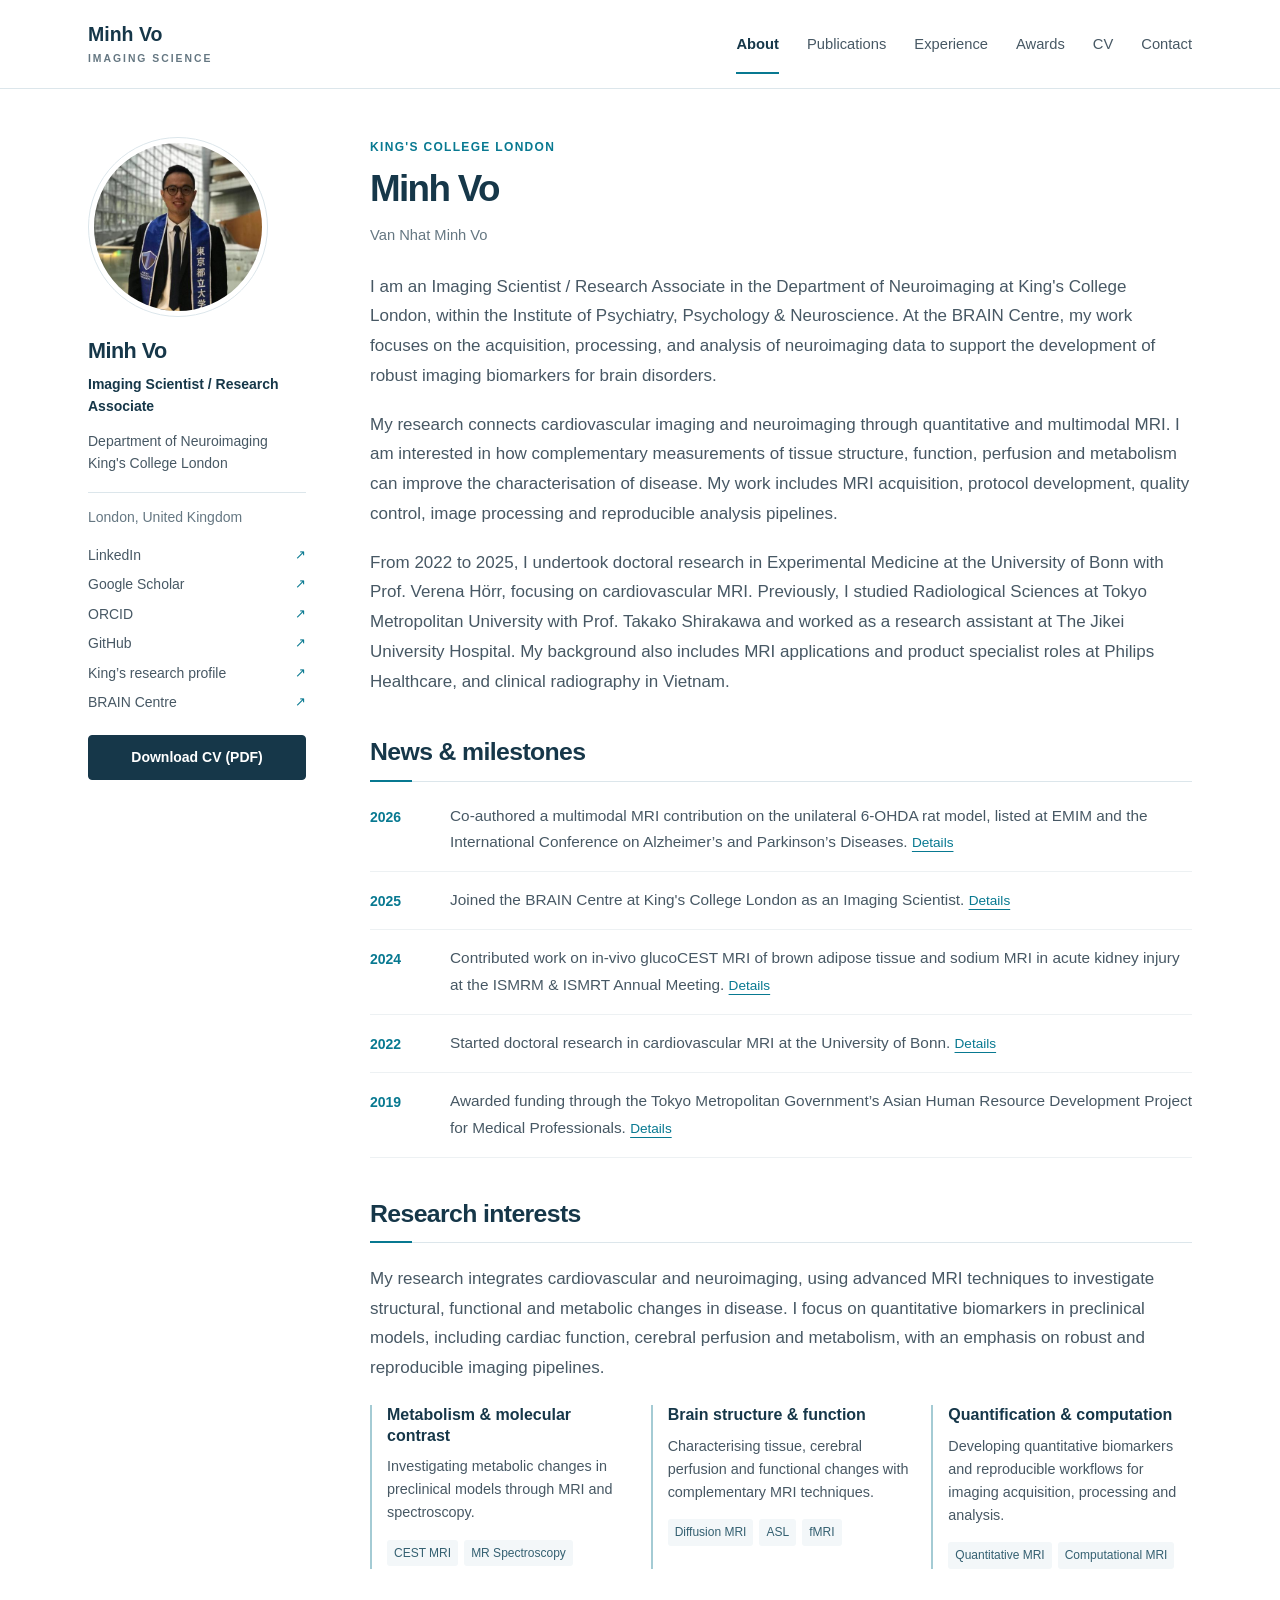
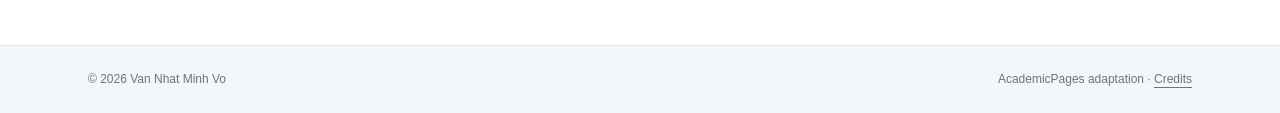
<file: index.html>
<!doctype html><html lang="en"><head><meta charset="utf-8"><meta name="viewport" content="width=device-width,initial-scale=1"><title>About · Minh Vo</title><meta name="description" content="Imaging scientist specialising in preclinical, quantitative and multimodal MRI."><meta name="author" content="Van Nhat Minh Vo"><meta name="theme-color" content="#163749"><link rel="icon" href="assets/favicon.svg"><link rel="stylesheet" href="assets/site.css"><script src="assets/site.js" defer></script></head><body><a class="skip-link" href="#main">Skip to content</a><header class="masthead"><div class="masthead__inner-wrap"><a class="wordmark" href="index.html">Minh Vo<span>IMAGING SCIENCE</span></a><button class="menu-toggle" type="button" aria-expanded="false" aria-controls="site-nav">Menu <span aria-hidden="true">☰</span></button><nav id="site-nav" aria-label="Main navigation"><ul><li><a href="index.html" aria-current="page">About</a></li><li><a href="publications.html">Publications</a></li><li><a href="activities.html">Experience</a></li><li><a href="awards.html">Awards</a></li><li><a href="cv.html">CV</a></li><li><a href="contact.html">Contact</a></li></ul></nav></div></header><div class="page-shell"><aside class="sidebar" aria-label="Academic profile"><div class="author__avatar"><a href="index.html"><img src="assets/portrait.jpg" alt="Van Nhat Minh Vo" width="180" height="180" fetchpriority="high"></a></div><div class="author__content"><h2>Minh Vo</h2><p class="author-role">Imaging Scientist / Research Associate</p><p>Department of Neuroimaging<br>King&#39;s College London</p><p class="location">London, United Kingdom</p></div><div class="author__urls-wrapper"><ul class="author__urls"><li><a href="https://uk.linkedin.com/in/minh-vo-778323120" class="">LinkedIn</a><span aria-hidden="true">↗</span></li><li><a href="https://scholar.google.com/citations?user=ImwA5u0AAAAJ&amp;hl=vi" class="">Google Scholar</a><span aria-hidden="true">↗</span></li><li><a href="https://orcid.org/0000-0003-3306-5006" class="">ORCID</a><span aria-hidden="true">↗</span></li><li><a href="https://github.com/MinhVo89" class="">GitHub</a><span aria-hidden="true">↗</span></li><li><a href="https://kclpure.kcl.ac.uk/portal/en/persons/minh.vo" class="">King’s research profile</a><span aria-hidden="true">↗</span></li><li><a href="https://brain-imaging.org/people/" class="">BRAIN Centre</a><span aria-hidden="true">↗</span></li></ul></div><a href="assets/Van-Nhat-Minh-Vo-CV-2026.pdf" class="button cv-button" download>Download CV (PDF)</a></aside><main id="main"><div class="page-heading"><p class="eyebrow">King&#39;s College London</p><h1>Minh Vo</h1><p class="page-subtitle">Van Nhat Minh Vo</p></div><div class="biography"><p>I am an Imaging Scientist / Research Associate in the Department of Neuroimaging at King&#39;s College London, within the Institute of Psychiatry, Psychology &amp; Neuroscience. At the BRAIN Centre, my work focuses on the acquisition, processing, and analysis of neuroimaging data to support the development of robust imaging biomarkers for brain disorders.</p><p>My research connects cardiovascular imaging and neuroimaging through quantitative and multimodal MRI. I am interested in how complementary measurements of tissue structure, function, perfusion and metabolism can improve the characterisation of disease. My work includes MRI acquisition, protocol development, quality control, image processing and reproducible analysis pipelines.</p><p>From 2022 to 2025, I undertook doctoral research in Experimental Medicine at the University of Bonn with Prof. Verena Hörr, focusing on cardiovascular MRI. Previously, I studied Radiological Sciences at Tokyo Metropolitan University with Prof. Takako Shirakawa and worked as a research assistant at The Jikei University Hospital. My background also includes MRI applications and product specialist roles at Philips Healthcare, and clinical radiography in Vietnam.</p></div><section id="news"><h2 class="section-title">News & milestones</h2><div class="news-list"><article class="news-item"><time>2026</time><p>Co-authored a multimodal MRI contribution on the unilateral 6-OHDA rat model, listed at EMIM and the International Conference on Alzheimer’s and Parkinson’s Diseases. <a href="publications.html#conferences" class="inline-detail">Details</a></p></article><article class="news-item"><time>2025</time><p>Joined the BRAIN Centre at King&#39;s College London as an Imaging Scientist. <a href="activities.html" class="inline-detail">Details</a></p></article><article class="news-item"><time>2024</time><p>Contributed work on in-vivo glucoCEST MRI of brown adipose tissue and sodium MRI in acute kidney injury at the ISMRM &amp; ISMRT Annual Meeting. <a href="publications.html#conferences" class="inline-detail">Details</a></p></article><article class="news-item"><time>2022</time><p>Started doctoral research in cardiovascular MRI at the University of Bonn. <a href="activities.html#education" class="inline-detail">Details</a></p></article><article class="news-item"><time>2019</time><p>Awarded funding through the Tokyo Metropolitan Government’s Asian Human Resource Development Project for Medical Professionals. <a href="awards.html" class="inline-detail">Details</a></p></article></div></section><section id="research"><h2 class="section-title">Research interests</h2><p>My research integrates cardiovascular and neuroimaging, using advanced MRI techniques to investigate structural, functional and metabolic changes in disease. I focus on quantitative biomarkers in preclinical models, including cardiac function, cerebral perfusion and metabolism, with an emphasis on robust and reproducible imaging pipelines.</p><div class="research-grid"><article class="research-item"><h3>Metabolism &amp; molecular contrast</h3><p>Investigating metabolic changes in preclinical models through MRI and spectroscopy.</p><ul class="tags"><li>CEST MRI</li><li>MR Spectroscopy</li></ul></article><article class="research-item"><h3>Brain structure &amp; function</h3><p>Characterising tissue, cerebral perfusion and functional changes with complementary MRI techniques.</p><ul class="tags"><li>Diffusion MRI</li><li>ASL</li><li>fMRI</li></ul></article><article class="research-item"><h3>Quantification &amp; computation</h3><p>Developing quantitative biomarkers and reproducible workflows for imaging acquisition, processing and analysis.</p><ul class="tags"><li>Quantitative MRI</li><li>Computational MRI</li></ul></article></div></section></main></div><footer><div><span>© 2026 Van Nhat Minh Vo</span><span>AcademicPages adaptation · <a href="credits.html">Credits</a></span></div></footer></body></html>
</file>
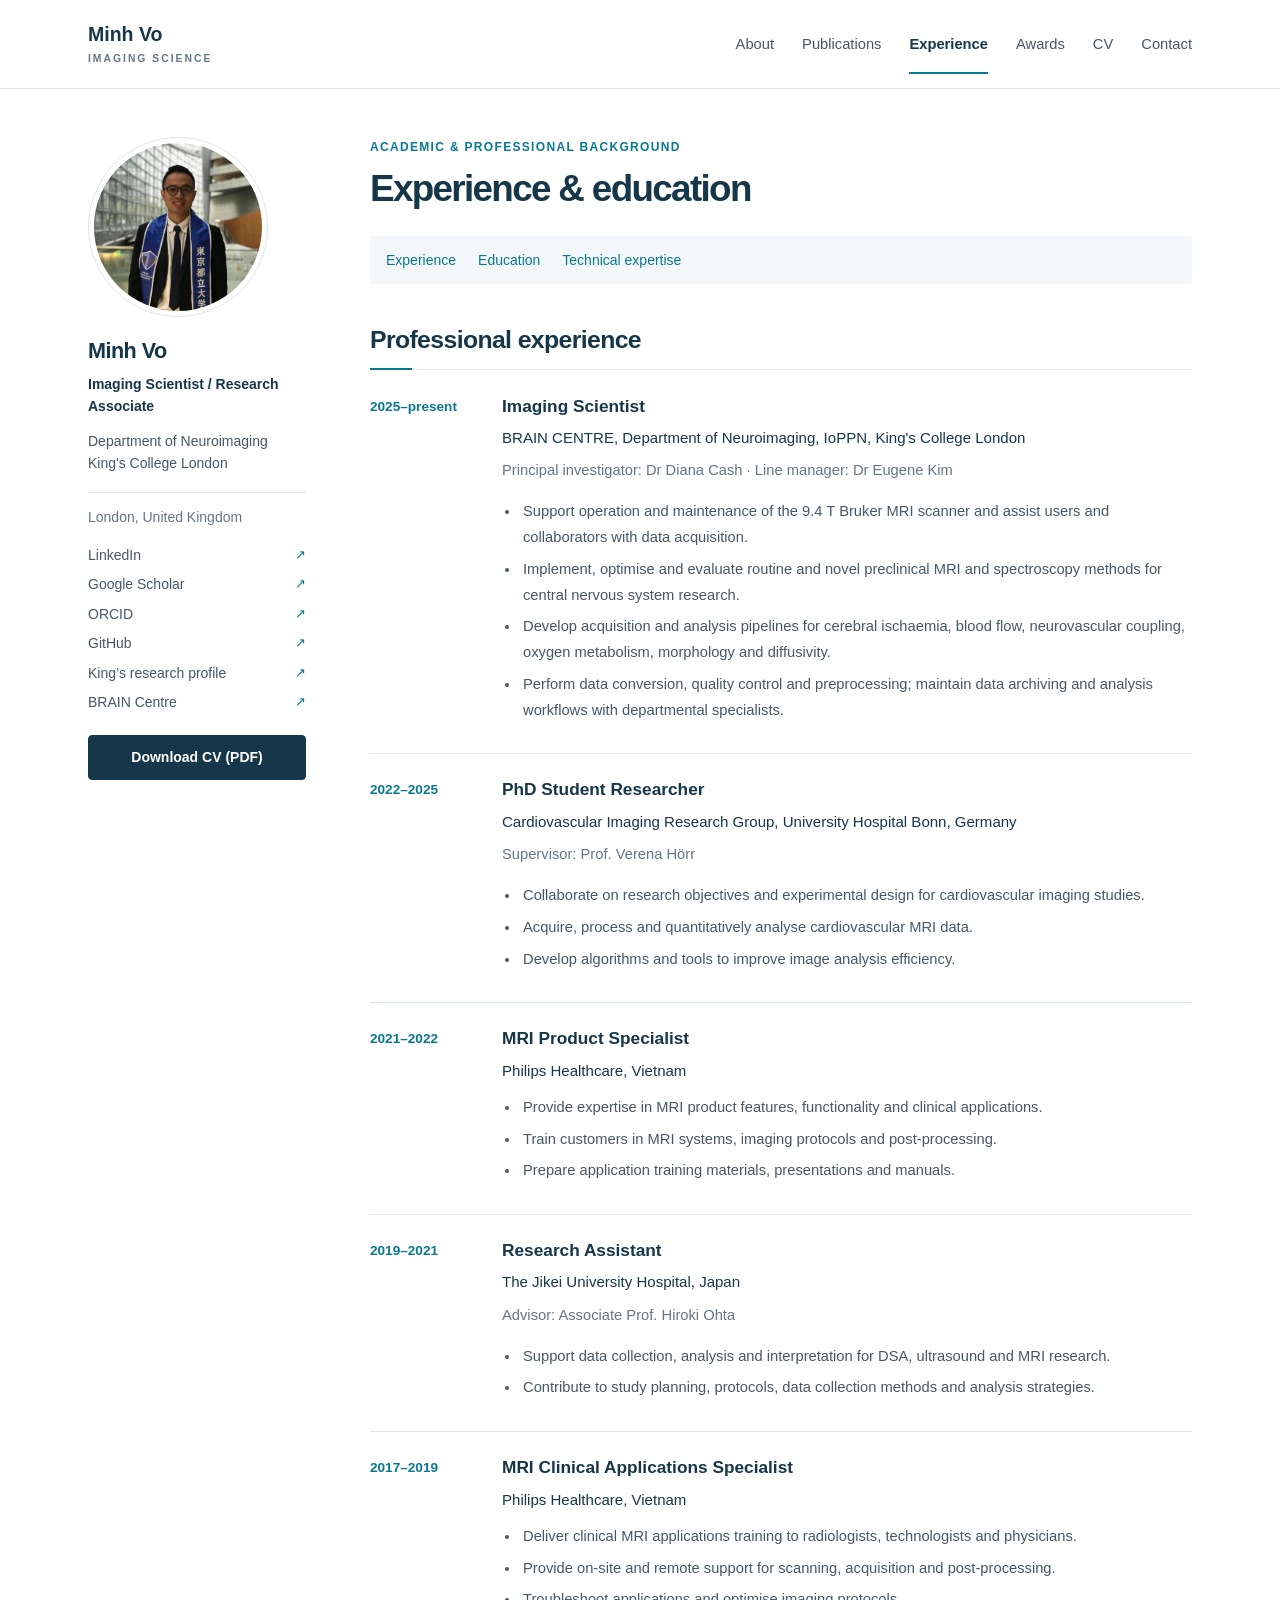
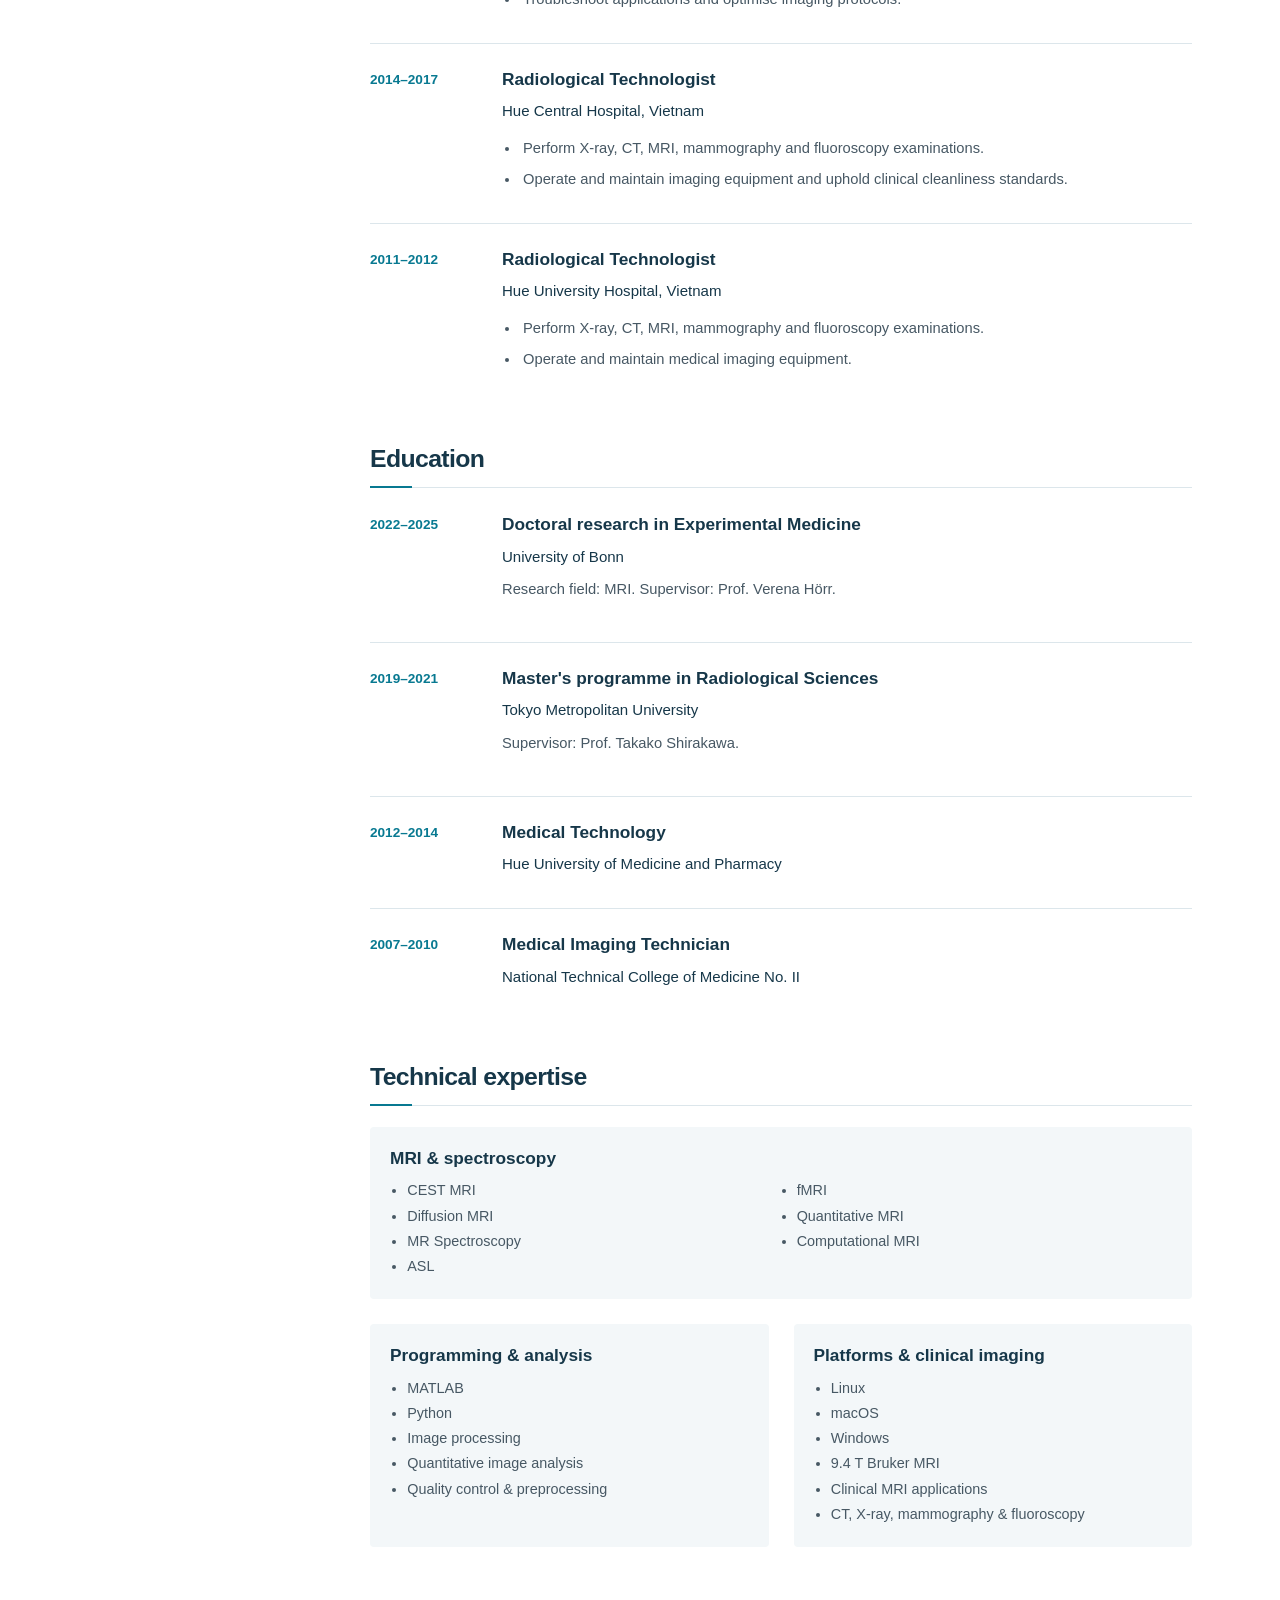
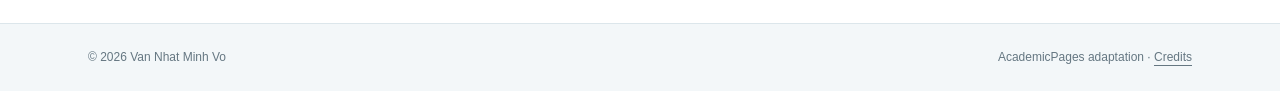
<file: activities.html>
<!doctype html><html lang="en"><head><meta charset="utf-8"><meta name="viewport" content="width=device-width,initial-scale=1"><title>Experience · Minh Vo</title><meta name="description" content="Imaging scientist specialising in preclinical, quantitative and multimodal MRI."><meta name="author" content="Van Nhat Minh Vo"><meta name="theme-color" content="#163749"><link rel="icon" href="assets/favicon.svg"><link rel="stylesheet" href="assets/site.css"><script src="assets/site.js" defer></script></head><body><a class="skip-link" href="#main">Skip to content</a><header class="masthead"><div class="masthead__inner-wrap"><a class="wordmark" href="index.html">Minh Vo<span>IMAGING SCIENCE</span></a><button class="menu-toggle" type="button" aria-expanded="false" aria-controls="site-nav">Menu <span aria-hidden="true">☰</span></button><nav id="site-nav" aria-label="Main navigation"><ul><li><a href="index.html">About</a></li><li><a href="publications.html">Publications</a></li><li><a href="activities.html" aria-current="page">Experience</a></li><li><a href="awards.html">Awards</a></li><li><a href="cv.html">CV</a></li><li><a href="contact.html">Contact</a></li></ul></nav></div></header><div class="page-shell"><aside class="sidebar" aria-label="Academic profile"><div class="author__avatar"><a href="index.html"><img src="assets/portrait.jpg" alt="Van Nhat Minh Vo" width="180" height="180" fetchpriority="high"></a></div><div class="author__content"><h2>Minh Vo</h2><p class="author-role">Imaging Scientist / Research Associate</p><p>Department of Neuroimaging<br>King&#39;s College London</p><p class="location">London, United Kingdom</p></div><div class="author__urls-wrapper"><ul class="author__urls"><li><a href="https://uk.linkedin.com/in/minh-vo-778323120" class="">LinkedIn</a><span aria-hidden="true">↗</span></li><li><a href="https://scholar.google.com/citations?user=ImwA5u0AAAAJ&amp;hl=vi" class="">Google Scholar</a><span aria-hidden="true">↗</span></li><li><a href="https://orcid.org/0000-0003-3306-5006" class="">ORCID</a><span aria-hidden="true">↗</span></li><li><a href="https://github.com/MinhVo89" class="">GitHub</a><span aria-hidden="true">↗</span></li><li><a href="https://kclpure.kcl.ac.uk/portal/en/persons/minh.vo" class="">King’s research profile</a><span aria-hidden="true">↗</span></li><li><a href="https://brain-imaging.org/people/" class="">BRAIN Centre</a><span aria-hidden="true">↗</span></li></ul></div><a href="assets/Van-Nhat-Minh-Vo-CV-2026.pdf" class="button cv-button" download>Download CV (PDF)</a></aside><main id="main"><div class="page-heading"><p class="eyebrow">Academic &amp; professional background</p><h1>Experience &amp; education</h1></div><div class="page-shortcuts"><a href="#experience">Experience</a><a href="#education">Education</a><a href="#skills">Technical expertise</a></div><section id="experience"><h2 class="section-title">Professional experience</h2><div class="timeline"><article class="timeline-entry"><div class="period">2025–present</div><div><h3>Imaging Scientist</h3><p class="institution">BRAIN CENTRE, Department of Neuroimaging, IoPPN, King&#39;s College London</p><p class="mentor">Principal investigator: Dr Diana Cash · Line manager: Dr Eugene Kim</p><ul class="duties"><li>Support operation and maintenance of the 9.4 T Bruker MRI scanner and assist users and collaborators with data acquisition.</li><li>Implement, optimise and evaluate routine and novel preclinical MRI and spectroscopy methods for central nervous system research.</li><li>Develop acquisition and analysis pipelines for cerebral ischaemia, blood flow, neurovascular coupling, oxygen metabolism, morphology and diffusivity.</li><li>Perform data conversion, quality control and preprocessing; maintain data archiving and analysis workflows with departmental specialists.</li></ul></div></article><article class="timeline-entry"><div class="period">2022–2025</div><div><h3>PhD Student Researcher</h3><p class="institution">Cardiovascular Imaging Research Group, University Hospital Bonn, Germany</p><p class="mentor">Supervisor: Prof. Verena Hörr</p><ul class="duties"><li>Collaborate on research objectives and experimental design for cardiovascular imaging studies.</li><li>Acquire, process and quantitatively analyse cardiovascular MRI data.</li><li>Develop algorithms and tools to improve image analysis efficiency.</li></ul></div></article><article class="timeline-entry"><div class="period">2021–2022</div><div><h3>MRI Product Specialist</h3><p class="institution">Philips Healthcare, Vietnam</p><ul class="duties"><li>Provide expertise in MRI product features, functionality and clinical applications.</li><li>Train customers in MRI systems, imaging protocols and post-processing.</li><li>Prepare application training materials, presentations and manuals.</li></ul></div></article><article class="timeline-entry"><div class="period">2019–2021</div><div><h3>Research Assistant</h3><p class="institution">The Jikei University Hospital, Japan</p><p class="mentor">Advisor: Associate Prof. Hiroki Ohta</p><ul class="duties"><li>Support data collection, analysis and interpretation for DSA, ultrasound and MRI research.</li><li>Contribute to study planning, protocols, data collection methods and analysis strategies.</li></ul></div></article><article class="timeline-entry"><div class="period">2017–2019</div><div><h3>MRI Clinical Applications Specialist</h3><p class="institution">Philips Healthcare, Vietnam</p><ul class="duties"><li>Deliver clinical MRI applications training to radiologists, technologists and physicians.</li><li>Provide on-site and remote support for scanning, acquisition and post-processing.</li><li>Troubleshoot applications and optimise imaging protocols.</li></ul></div></article><article class="timeline-entry"><div class="period">2014–2017</div><div><h3>Radiological Technologist</h3><p class="institution">Hue Central Hospital, Vietnam</p><ul class="duties"><li>Perform X-ray, CT, MRI, mammography and fluoroscopy examinations.</li><li>Operate and maintain imaging equipment and uphold clinical cleanliness standards.</li></ul></div></article><article class="timeline-entry"><div class="period">2011–2012</div><div><h3>Radiological Technologist</h3><p class="institution">Hue University Hospital, Vietnam</p><ul class="duties"><li>Perform X-ray, CT, MRI, mammography and fluoroscopy examinations.</li><li>Operate and maintain medical imaging equipment.</li></ul></div></article></div></section><section id="education"><h2 class="section-title">Education</h2><div class="timeline"><article class="timeline-entry"><div class="period">2022–2025</div><div><h3>Doctoral research in Experimental Medicine</h3><p class="institution">University of Bonn</p><p>Research field: MRI. Supervisor: Prof. Verena Hörr.</p></div></article><article class="timeline-entry"><div class="period">2019–2021</div><div><h3>Master&#39;s programme in Radiological Sciences</h3><p class="institution">Tokyo Metropolitan University</p><p>Supervisor: Prof. Takako Shirakawa.</p></div></article><article class="timeline-entry"><div class="period">2012–2014</div><div><h3>Medical Technology</h3><p class="institution">Hue University of Medicine and Pharmacy</p></div></article><article class="timeline-entry"><div class="period">2007–2010</div><div><h3>Medical Imaging Technician</h3><p class="institution">National Technical College of Medicine No. II</p></div></article></div></section><section id="skills"><h2 class="section-title">Technical expertise</h2><div class="skills-grid"><article><h3>MRI &amp; spectroscopy</h3><ul><li>CEST MRI</li><li>Diffusion MRI</li><li>MR Spectroscopy</li><li>ASL</li><li>fMRI</li><li>Quantitative MRI</li><li>Computational MRI</li></ul></article><article><h3>Programming &amp; analysis</h3><ul><li>MATLAB</li><li>Python</li><li>Image processing</li><li>Quantitative image analysis</li><li>Quality control &amp; preprocessing</li></ul></article><article><h3>Platforms &amp; clinical imaging</h3><ul><li>Linux</li><li>macOS</li><li>Windows</li><li>9.4 T Bruker MRI</li><li>Clinical MRI applications</li><li>CT, X-ray, mammography &amp; fluoroscopy</li></ul></article></div></section></main></div><footer><div><span>© 2026 Van Nhat Minh Vo</span><span>AcademicPages adaptation · <a href="credits.html">Credits</a></span></div></footer></body></html>
</file>
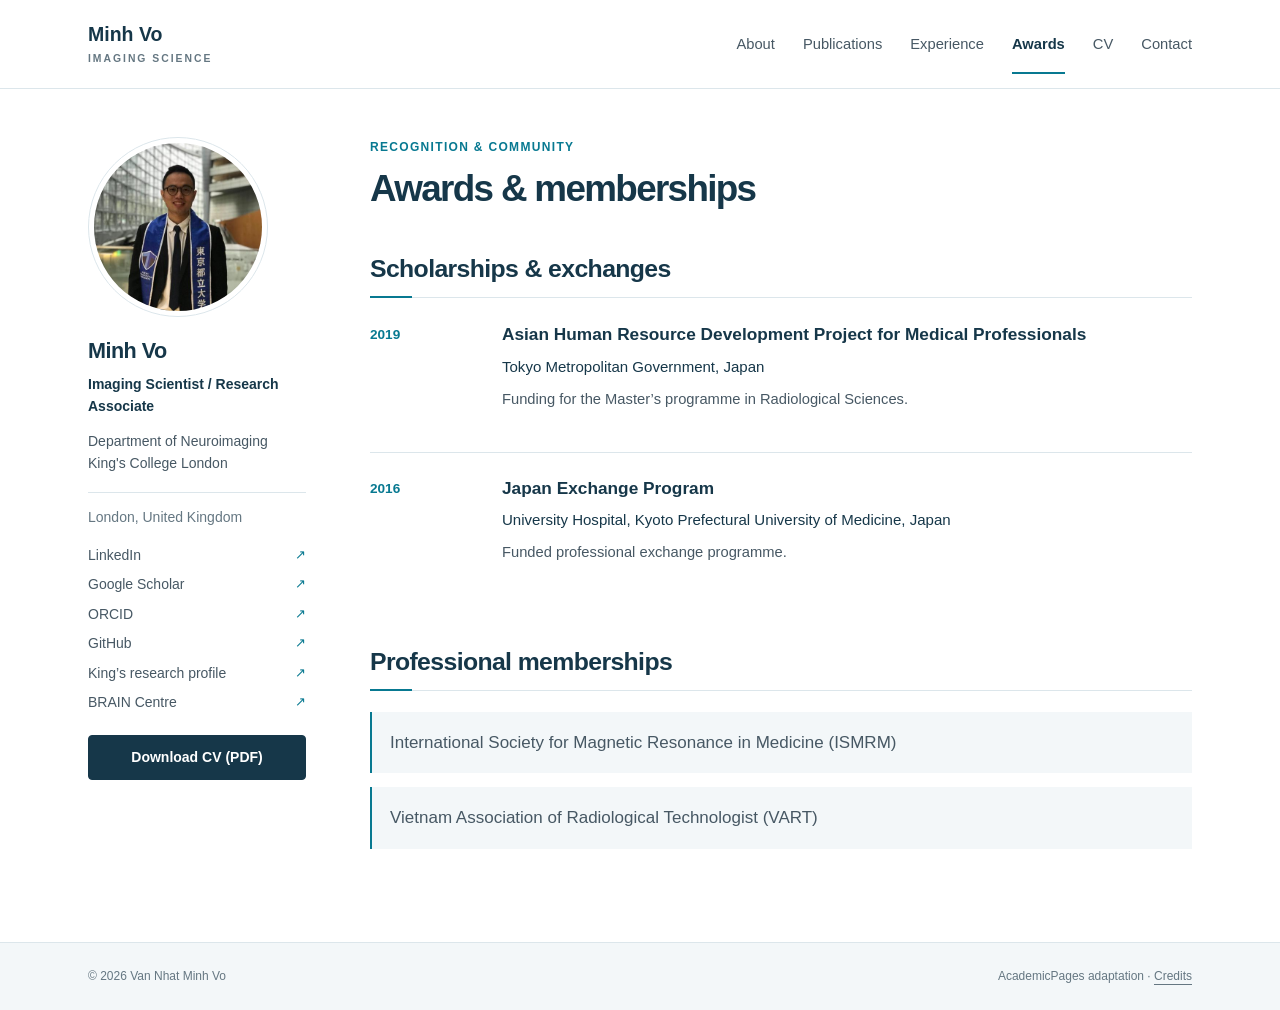
<file: awards.html>
<!doctype html><html lang="en"><head><meta charset="utf-8"><meta name="viewport" content="width=device-width,initial-scale=1"><title>Awards · Minh Vo</title><meta name="description" content="Imaging scientist specialising in preclinical, quantitative and multimodal MRI."><meta name="author" content="Van Nhat Minh Vo"><meta name="theme-color" content="#163749"><link rel="icon" href="assets/favicon.svg"><link rel="stylesheet" href="assets/site.css"><script src="assets/site.js" defer></script></head><body><a class="skip-link" href="#main">Skip to content</a><header class="masthead"><div class="masthead__inner-wrap"><a class="wordmark" href="index.html">Minh Vo<span>IMAGING SCIENCE</span></a><button class="menu-toggle" type="button" aria-expanded="false" aria-controls="site-nav">Menu <span aria-hidden="true">☰</span></button><nav id="site-nav" aria-label="Main navigation"><ul><li><a href="index.html">About</a></li><li><a href="publications.html">Publications</a></li><li><a href="activities.html">Experience</a></li><li><a href="awards.html" aria-current="page">Awards</a></li><li><a href="cv.html">CV</a></li><li><a href="contact.html">Contact</a></li></ul></nav></div></header><div class="page-shell"><aside class="sidebar" aria-label="Academic profile"><div class="author__avatar"><a href="index.html"><img src="assets/portrait.jpg" alt="Van Nhat Minh Vo" width="180" height="180" fetchpriority="high"></a></div><div class="author__content"><h2>Minh Vo</h2><p class="author-role">Imaging Scientist / Research Associate</p><p>Department of Neuroimaging<br>King&#39;s College London</p><p class="location">London, United Kingdom</p></div><div class="author__urls-wrapper"><ul class="author__urls"><li><a href="https://uk.linkedin.com/in/minh-vo-778323120" class="">LinkedIn</a><span aria-hidden="true">↗</span></li><li><a href="https://scholar.google.com/citations?user=ImwA5u0AAAAJ&amp;hl=vi" class="">Google Scholar</a><span aria-hidden="true">↗</span></li><li><a href="https://orcid.org/0000-0003-3306-5006" class="">ORCID</a><span aria-hidden="true">↗</span></li><li><a href="https://github.com/MinhVo89" class="">GitHub</a><span aria-hidden="true">↗</span></li><li><a href="https://kclpure.kcl.ac.uk/portal/en/persons/minh.vo" class="">King’s research profile</a><span aria-hidden="true">↗</span></li><li><a href="https://brain-imaging.org/people/" class="">BRAIN Centre</a><span aria-hidden="true">↗</span></li></ul></div><a href="assets/Van-Nhat-Minh-Vo-CV-2026.pdf" class="button cv-button" download>Download CV (PDF)</a></aside><main id="main"><div class="page-heading"><p class="eyebrow">Recognition &amp; community</p><h1>Awards &amp; memberships</h1></div><section id="awards"><h2 class="section-title">Scholarships & exchanges</h2><div class="timeline"><article class="timeline-entry"><div class="period">2019</div><div><h3>Asian Human Resource Development Project for Medical Professionals</h3><p class="institution">Tokyo Metropolitan Government, Japan</p><p>Funding for the Master’s programme in Radiological Sciences.</p></div></article><article class="timeline-entry"><div class="period">2016</div><div><h3>Japan Exchange Program</h3><p class="institution">University Hospital, Kyoto Prefectural University of Medicine, Japan</p><p>Funded professional exchange programme.</p></div></article></div></section><section id="memberships"><h2 class="section-title">Professional memberships</h2><ul class="membership-list"><li>International Society for Magnetic Resonance in Medicine (ISMRM)</li><li>Vietnam Association of Radiological Technologist (VART)</li></ul></section></main></div><footer><div><span>© 2026 Van Nhat Minh Vo</span><span>AcademicPages adaptation · <a href="credits.html">Credits</a></span></div></footer></body></html>
</file>
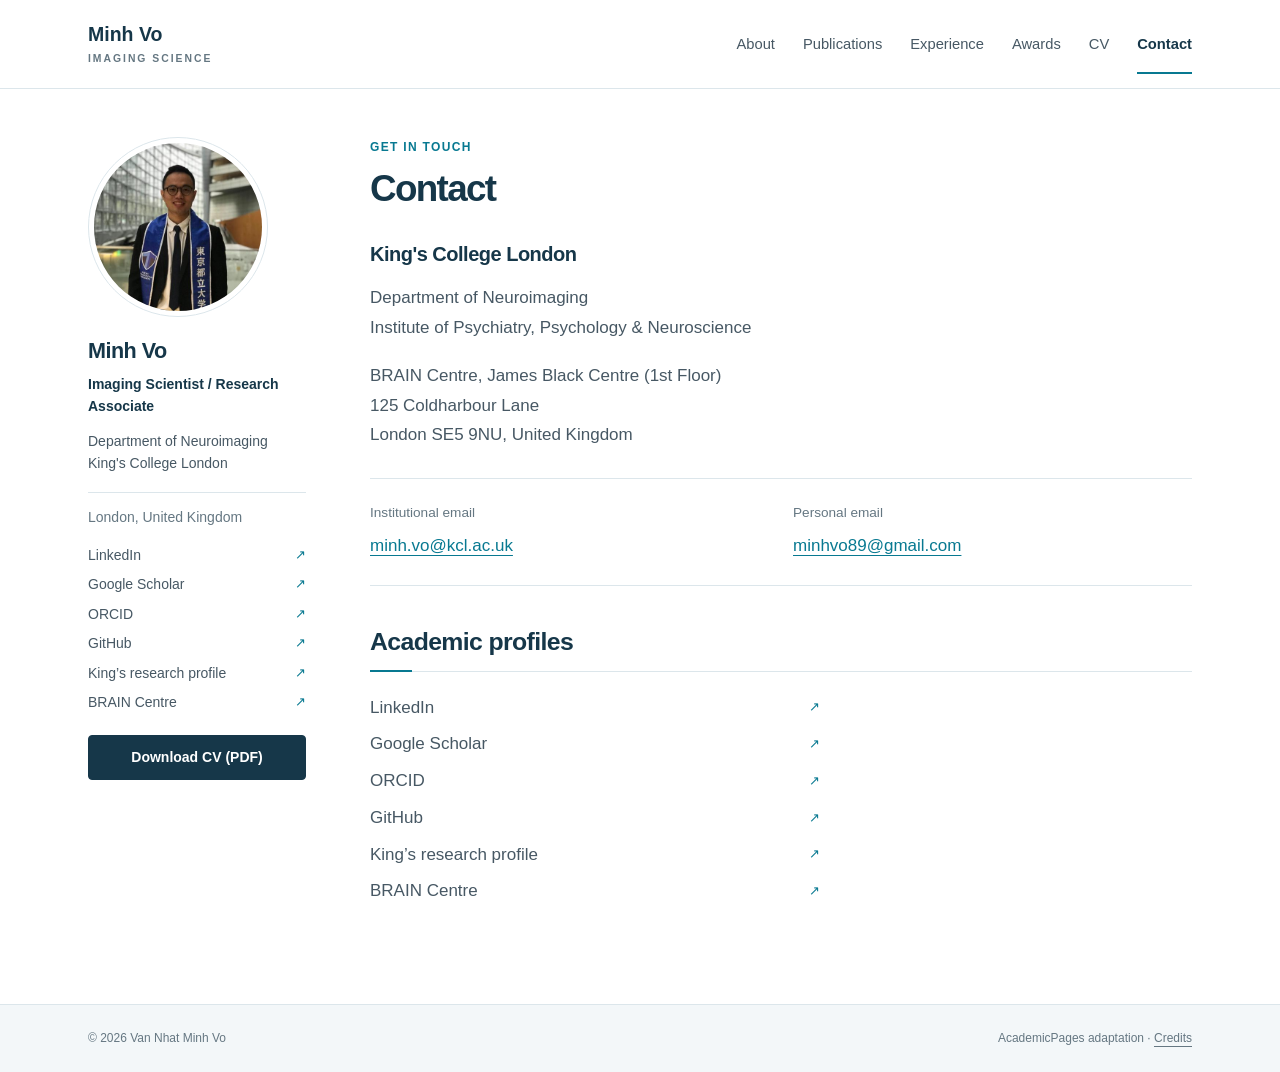
<file: contact.html>
<!doctype html><html lang="en"><head><meta charset="utf-8"><meta name="viewport" content="width=device-width,initial-scale=1"><title>Contact · Minh Vo</title><meta name="description" content="Imaging scientist specialising in preclinical, quantitative and multimodal MRI."><meta name="author" content="Van Nhat Minh Vo"><meta name="theme-color" content="#163749"><link rel="icon" href="assets/favicon.svg"><link rel="stylesheet" href="assets/site.css"><script src="assets/site.js" defer></script></head><body><a class="skip-link" href="#main">Skip to content</a><header class="masthead"><div class="masthead__inner-wrap"><a class="wordmark" href="index.html">Minh Vo<span>IMAGING SCIENCE</span></a><button class="menu-toggle" type="button" aria-expanded="false" aria-controls="site-nav">Menu <span aria-hidden="true">☰</span></button><nav id="site-nav" aria-label="Main navigation"><ul><li><a href="index.html">About</a></li><li><a href="publications.html">Publications</a></li><li><a href="activities.html">Experience</a></li><li><a href="awards.html">Awards</a></li><li><a href="cv.html">CV</a></li><li><a href="contact.html" aria-current="page">Contact</a></li></ul></nav></div></header><div class="page-shell"><aside class="sidebar" aria-label="Academic profile"><div class="author__avatar"><a href="index.html"><img src="assets/portrait.jpg" alt="Van Nhat Minh Vo" width="180" height="180" fetchpriority="high"></a></div><div class="author__content"><h2>Minh Vo</h2><p class="author-role">Imaging Scientist / Research Associate</p><p>Department of Neuroimaging<br>King&#39;s College London</p><p class="location">London, United Kingdom</p></div><div class="author__urls-wrapper"><ul class="author__urls"><li><a href="https://uk.linkedin.com/in/minh-vo-778323120" class="">LinkedIn</a><span aria-hidden="true">↗</span></li><li><a href="https://scholar.google.com/citations?user=ImwA5u0AAAAJ&amp;hl=vi" class="">Google Scholar</a><span aria-hidden="true">↗</span></li><li><a href="https://orcid.org/0000-0003-3306-5006" class="">ORCID</a><span aria-hidden="true">↗</span></li><li><a href="https://github.com/MinhVo89" class="">GitHub</a><span aria-hidden="true">↗</span></li><li><a href="https://kclpure.kcl.ac.uk/portal/en/persons/minh.vo" class="">King’s research profile</a><span aria-hidden="true">↗</span></li><li><a href="https://brain-imaging.org/people/" class="">BRAIN Centre</a><span aria-hidden="true">↗</span></li></ul></div><a href="assets/Van-Nhat-Minh-Vo-CV-2026.pdf" class="button cv-button" download>Download CV (PDF)</a></aside><main id="main"><div class="page-heading"><p class="eyebrow">Get in touch</p><h1>Contact</h1></div><div class="contact-block"><h2>King&#39;s College London</h2><p>Department of Neuroimaging<br>Institute of Psychiatry, Psychology &amp; Neuroscience</p><address>BRAIN Centre, James Black Centre (1st Floor)<br>125 Coldharbour Lane<br>London SE5 9NU, United Kingdom</address></div><div class="contact-emails"><div><h3>Institutional email</h3><a href="mailto:minh.vo@kcl.ac.uk" class="">minh.vo@kcl.ac.uk</a></div><div><h3>Personal email</h3><a href="mailto:minhvo89@gmail.com" class="">minhvo89@gmail.com</a></div></div><section id="profiles"><h2 class="section-title">Academic profiles</h2><ul class="contact-profiles author__urls"><li><a href="https://uk.linkedin.com/in/minh-vo-778323120" class="">LinkedIn</a><span aria-hidden="true">↗</span></li><li><a href="https://scholar.google.com/citations?user=ImwA5u0AAAAJ&amp;hl=vi" class="">Google Scholar</a><span aria-hidden="true">↗</span></li><li><a href="https://orcid.org/0000-0003-3306-5006" class="">ORCID</a><span aria-hidden="true">↗</span></li><li><a href="https://github.com/MinhVo89" class="">GitHub</a><span aria-hidden="true">↗</span></li><li><a href="https://kclpure.kcl.ac.uk/portal/en/persons/minh.vo" class="">King’s research profile</a><span aria-hidden="true">↗</span></li><li><a href="https://brain-imaging.org/people/" class="">BRAIN Centre</a><span aria-hidden="true">↗</span></li></ul></section></main></div><footer><div><span>© 2026 Van Nhat Minh Vo</span><span>AcademicPages adaptation · <a href="credits.html">Credits</a></span></div></footer></body></html>
</file>
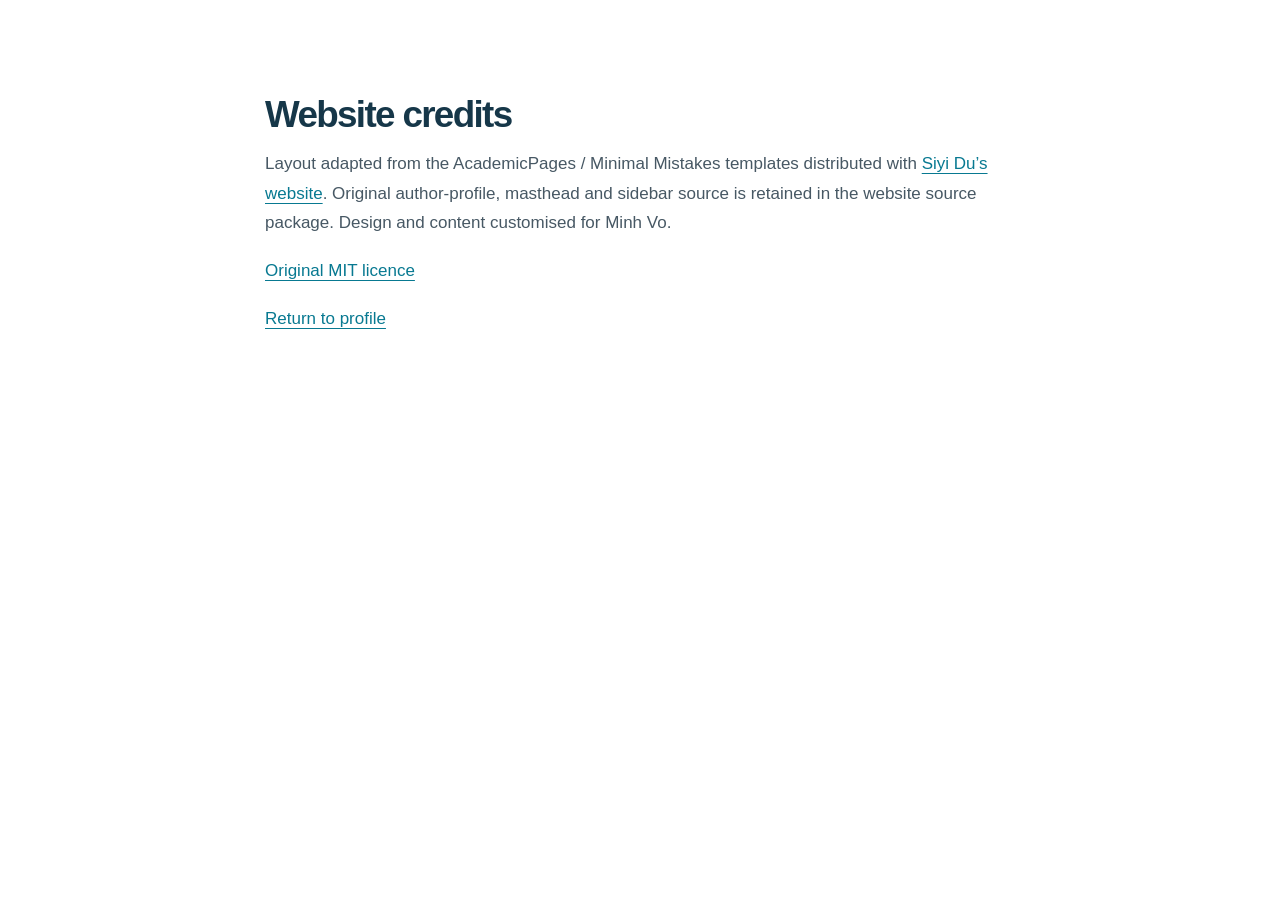
<file: credits.html>
<!doctype html><html lang="en"><meta charset="utf-8"><meta name="viewport" content="width=device-width,initial-scale=1"><title>Credits · Minh Vo</title><link rel="stylesheet" href="assets/site.css"><main class="credits"><h1>Website credits</h1><p>Layout adapted from the AcademicPages / Minimal Mistakes templates distributed with <a href="https://siyi-wind.github.io/">Siyi Du’s website</a>. Original author-profile, masthead and sidebar source is retained in the website source package. Design and content customised for Minh Vo.</p><p><a href="assets/academicpages-LICENSE.txt">Original MIT licence</a></p><p><a href="index.html">Return to profile</a></p></main></html>
</file>
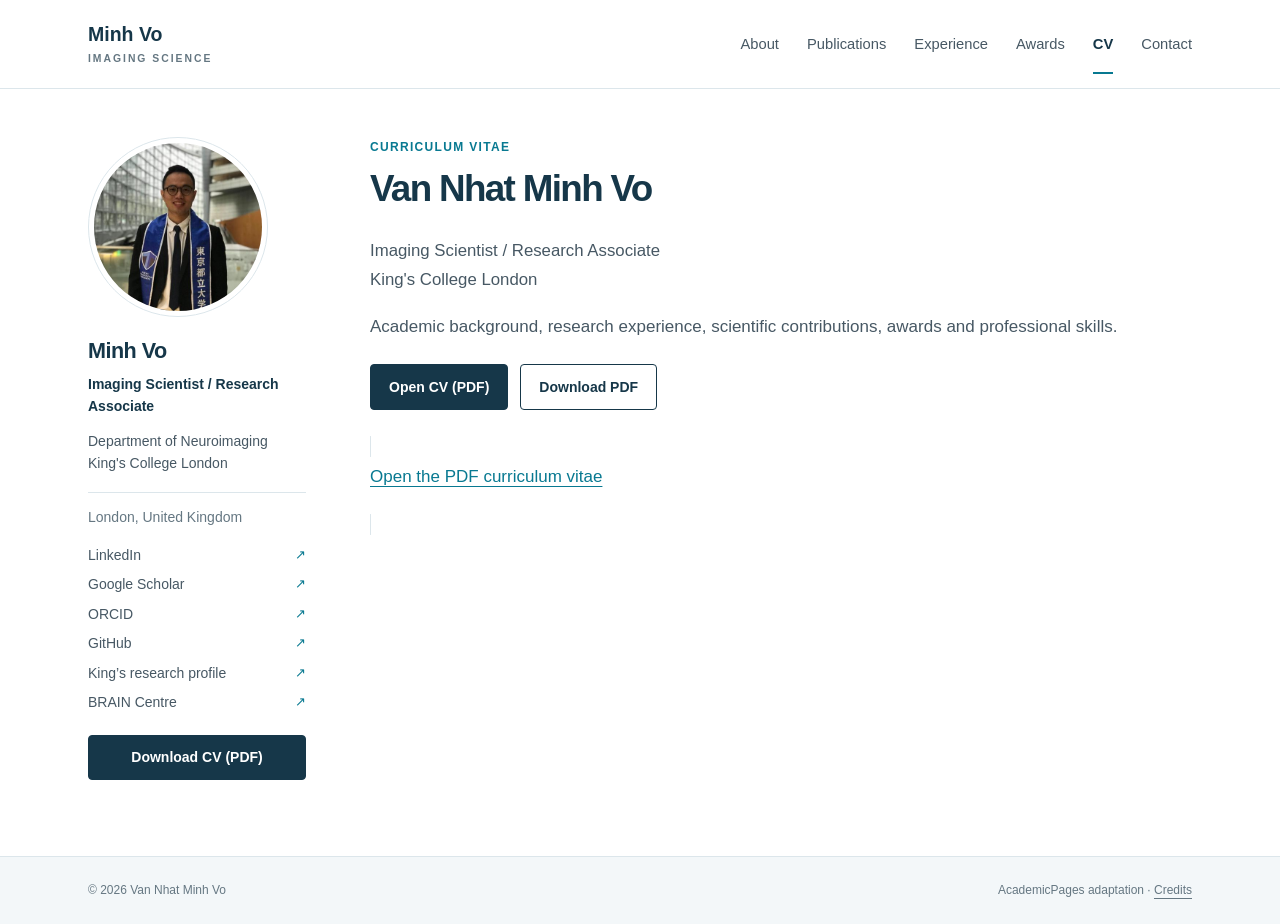
<file: cv.html>
<!doctype html><html lang="en"><head><meta charset="utf-8"><meta name="viewport" content="width=device-width,initial-scale=1"><title>CV · Minh Vo</title><meta name="description" content="Imaging scientist specialising in preclinical, quantitative and multimodal MRI."><meta name="author" content="Van Nhat Minh Vo"><meta name="theme-color" content="#163749"><link rel="icon" href="assets/favicon.svg"><link rel="stylesheet" href="assets/site.css"><script src="assets/site.js" defer></script></head><body><a class="skip-link" href="#main">Skip to content</a><header class="masthead"><div class="masthead__inner-wrap"><a class="wordmark" href="index.html">Minh Vo<span>IMAGING SCIENCE</span></a><button class="menu-toggle" type="button" aria-expanded="false" aria-controls="site-nav">Menu <span aria-hidden="true">☰</span></button><nav id="site-nav" aria-label="Main navigation"><ul><li><a href="index.html">About</a></li><li><a href="publications.html">Publications</a></li><li><a href="activities.html">Experience</a></li><li><a href="awards.html">Awards</a></li><li><a href="cv.html" aria-current="page">CV</a></li><li><a href="contact.html">Contact</a></li></ul></nav></div></header><div class="page-shell"><aside class="sidebar" aria-label="Academic profile"><div class="author__avatar"><a href="index.html"><img src="assets/portrait.jpg" alt="Van Nhat Minh Vo" width="180" height="180" fetchpriority="high"></a></div><div class="author__content"><h2>Minh Vo</h2><p class="author-role">Imaging Scientist / Research Associate</p><p>Department of Neuroimaging<br>King&#39;s College London</p><p class="location">London, United Kingdom</p></div><div class="author__urls-wrapper"><ul class="author__urls"><li><a href="https://uk.linkedin.com/in/minh-vo-778323120" class="">LinkedIn</a><span aria-hidden="true">↗</span></li><li><a href="https://scholar.google.com/citations?user=ImwA5u0AAAAJ&amp;hl=vi" class="">Google Scholar</a><span aria-hidden="true">↗</span></li><li><a href="https://orcid.org/0000-0003-3306-5006" class="">ORCID</a><span aria-hidden="true">↗</span></li><li><a href="https://github.com/MinhVo89" class="">GitHub</a><span aria-hidden="true">↗</span></li><li><a href="https://kclpure.kcl.ac.uk/portal/en/persons/minh.vo" class="">King’s research profile</a><span aria-hidden="true">↗</span></li><li><a href="https://brain-imaging.org/people/" class="">BRAIN Centre</a><span aria-hidden="true">↗</span></li></ul></div><a href="assets/Van-Nhat-Minh-Vo-CV-2026.pdf" class="button cv-button" download>Download CV (PDF)</a></aside><main id="main"><div class="page-heading"><p class="eyebrow">Curriculum vitae</p><h1>Van Nhat Minh Vo</h1></div><p class="lead">Imaging Scientist / Research Associate<br>King&#39;s College London</p><p>Academic background, research experience, scientific contributions, awards and professional skills.</p><div class="cv-actions"><a href="assets/Van-Nhat-Minh-Vo-CV-2026.pdf" class="button">Open CV (PDF)</a><a href="assets/Van-Nhat-Minh-Vo-CV-2026.pdf" class="button secondary" download>Download PDF</a></div><object class="pdf-viewer" data="assets/Van-Nhat-Minh-Vo-CV-2026.pdf" type="application/pdf" aria-label="Curriculum vitae PDF"><p><a href="assets/Van-Nhat-Minh-Vo-CV-2026.pdf" class="">Open the PDF curriculum vitae</a></p></object></main></div><footer><div><span>© 2026 Van Nhat Minh Vo</span><span>AcademicPages adaptation · <a href="credits.html">Credits</a></span></div></footer></body></html>
</file>
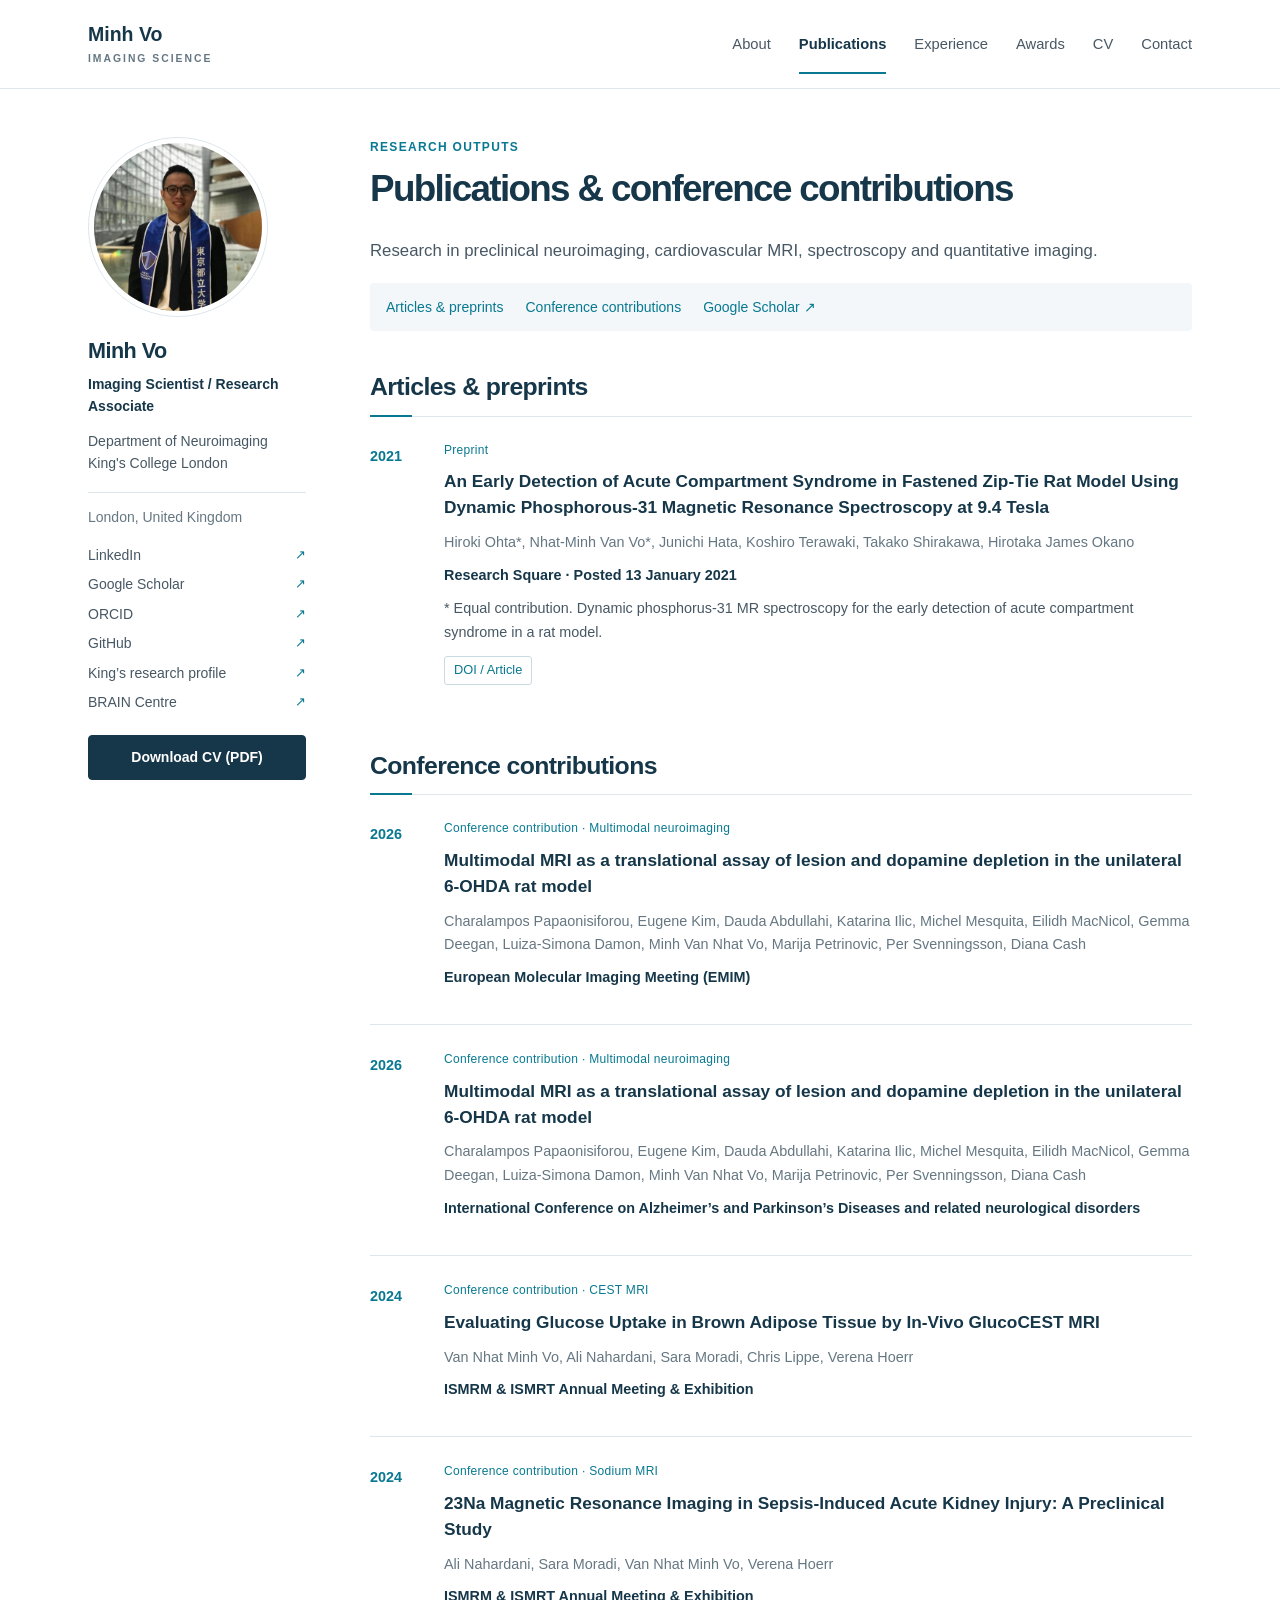
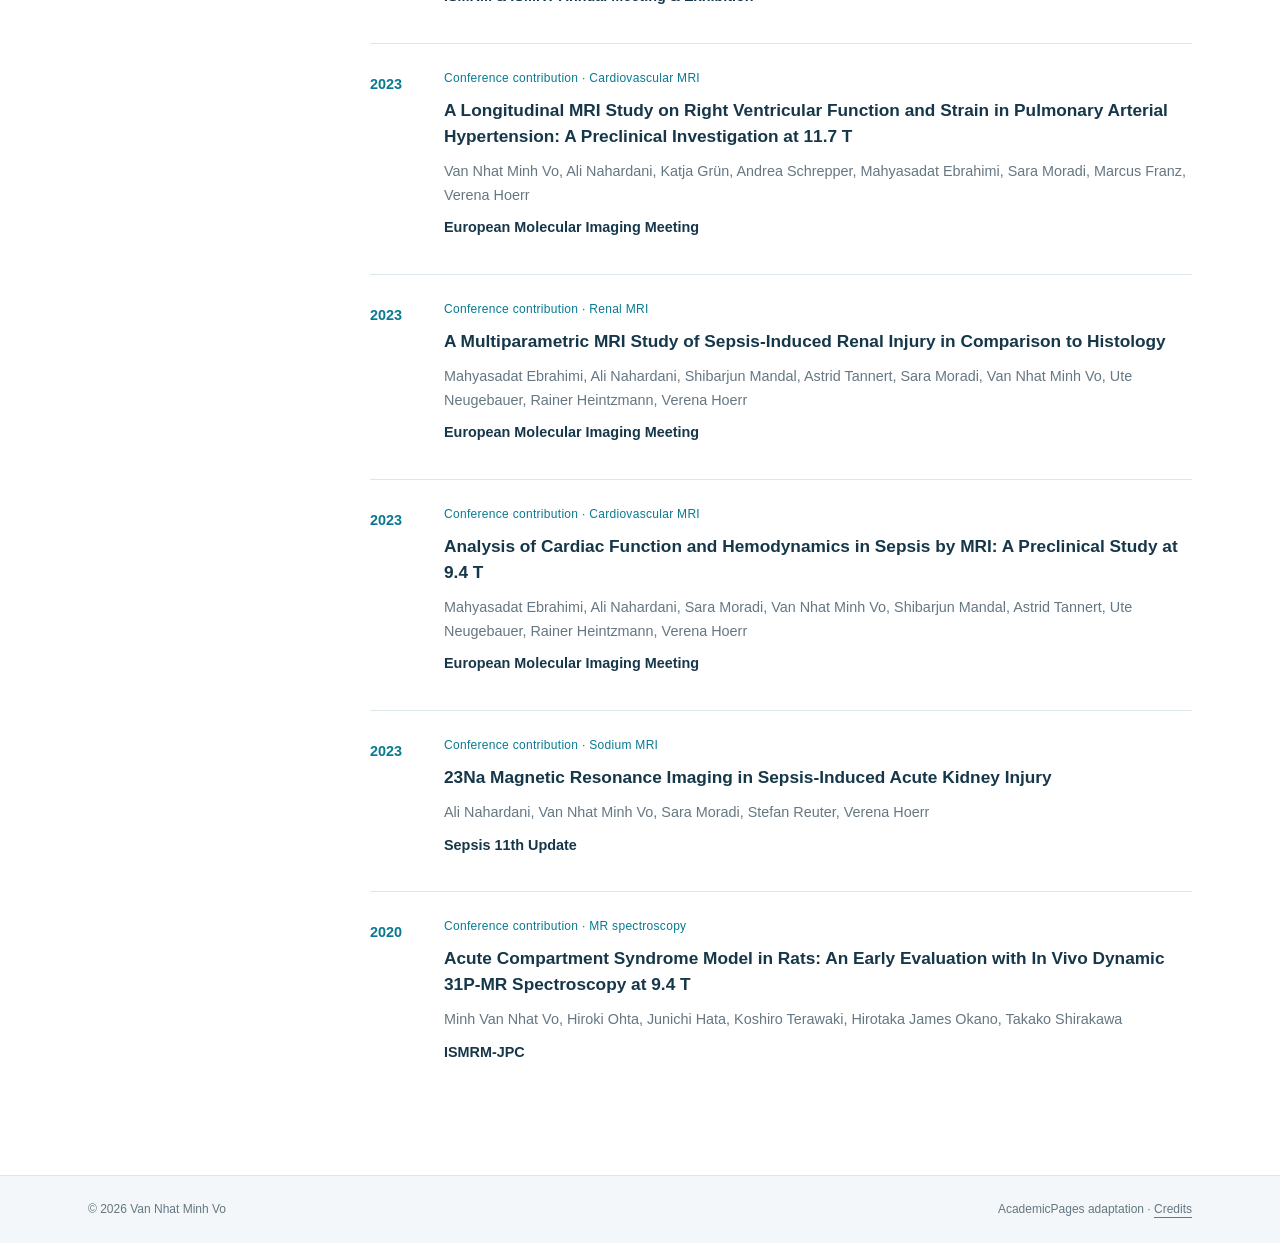
<file: publications.html>
<!doctype html><html lang="en"><head><meta charset="utf-8"><meta name="viewport" content="width=device-width,initial-scale=1"><title>Publications · Minh Vo</title><meta name="description" content="Imaging scientist specialising in preclinical, quantitative and multimodal MRI."><meta name="author" content="Van Nhat Minh Vo"><meta name="theme-color" content="#163749"><link rel="icon" href="assets/favicon.svg"><link rel="stylesheet" href="assets/site.css"><script src="assets/site.js" defer></script></head><body><a class="skip-link" href="#main">Skip to content</a><header class="masthead"><div class="masthead__inner-wrap"><a class="wordmark" href="index.html">Minh Vo<span>IMAGING SCIENCE</span></a><button class="menu-toggle" type="button" aria-expanded="false" aria-controls="site-nav">Menu <span aria-hidden="true">☰</span></button><nav id="site-nav" aria-label="Main navigation"><ul><li><a href="index.html">About</a></li><li><a href="publications.html" aria-current="page">Publications</a></li><li><a href="activities.html">Experience</a></li><li><a href="awards.html">Awards</a></li><li><a href="cv.html">CV</a></li><li><a href="contact.html">Contact</a></li></ul></nav></div></header><div class="page-shell"><aside class="sidebar" aria-label="Academic profile"><div class="author__avatar"><a href="index.html"><img src="assets/portrait.jpg" alt="Van Nhat Minh Vo" width="180" height="180" fetchpriority="high"></a></div><div class="author__content"><h2>Minh Vo</h2><p class="author-role">Imaging Scientist / Research Associate</p><p>Department of Neuroimaging<br>King&#39;s College London</p><p class="location">London, United Kingdom</p></div><div class="author__urls-wrapper"><ul class="author__urls"><li><a href="https://uk.linkedin.com/in/minh-vo-778323120" class="">LinkedIn</a><span aria-hidden="true">↗</span></li><li><a href="https://scholar.google.com/citations?user=ImwA5u0AAAAJ&amp;hl=vi" class="">Google Scholar</a><span aria-hidden="true">↗</span></li><li><a href="https://orcid.org/0000-0003-3306-5006" class="">ORCID</a><span aria-hidden="true">↗</span></li><li><a href="https://github.com/MinhVo89" class="">GitHub</a><span aria-hidden="true">↗</span></li><li><a href="https://kclpure.kcl.ac.uk/portal/en/persons/minh.vo" class="">King’s research profile</a><span aria-hidden="true">↗</span></li><li><a href="https://brain-imaging.org/people/" class="">BRAIN Centre</a><span aria-hidden="true">↗</span></li></ul></div><a href="assets/Van-Nhat-Minh-Vo-CV-2026.pdf" class="button cv-button" download>Download CV (PDF)</a></aside><main id="main"><div class="page-heading"><p class="eyebrow">Research outputs</p><h1>Publications &amp; conference contributions</h1></div><p class="lead">Research in preclinical neuroimaging, cardiovascular MRI, spectroscopy and quantitative imaging.</p><div class="page-shortcuts"><a href="#articles">Articles & preprints</a><a href="#conferences">Conference contributions</a><a href="https://scholar.google.com/citations?user=ImwA5u0AAAAJ&amp;hl=vi" class="">Google Scholar ↗</a></div><section id="articles"><h2 class="section-title">Articles & preprints</h2><article class="work"><div class="work-year">2021</div><div><p class="work-type">Preprint</p><h3><a href="https://doi.org/10.21203/rs.3.rs-143667/v1" class="">An Early Detection of Acute Compartment Syndrome in Fastened Zip-Tie Rat Model Using Dynamic Phosphorous-31 Magnetic Resonance Spectroscopy at 9.4 Tesla</a></h3><p class="authors-text">Hiroki Ohta*, Nhat-Minh Van Vo*, Junichi Hata, Koshiro Terawaki, Takako Shirakawa, Hirotaka James Okano</p><p class="venue">Research Square · Posted 13 January 2021</p><p>* Equal contribution. Dynamic phosphorus-31 MR spectroscopy for the early detection of acute compartment syndrome in a rat model.</p><div class="resource-links"><a href="https://doi.org/10.21203/rs.3.rs-143667/v1" class="">DOI / Article</a></div></div></article></section><section id="conferences"><h2 class="section-title">Conference contributions</h2><article class="work"><div class="work-year">2026</div><div><p class="work-type">Conference contribution · Multimodal neuroimaging</p><h3>Multimodal MRI as a translational assay of lesion and dopamine depletion in the unilateral 6-OHDA rat model</h3><p class="authors-text">Charalampos Papaonisiforou, Eugene Kim, Dauda Abdullahi, Katarina Ilic, Michel Mesquita, Eilidh MacNicol, Gemma Deegan, Luiza-Simona Damon, Minh Van Nhat Vo, Marija Petrinovic, Per Svenningsson, Diana Cash</p><p class="venue">European Molecular Imaging Meeting (EMIM)</p><div class="resource-links"></div></div></article><article class="work"><div class="work-year">2026</div><div><p class="work-type">Conference contribution · Multimodal neuroimaging</p><h3>Multimodal MRI as a translational assay of lesion and dopamine depletion in the unilateral 6-OHDA rat model</h3><p class="authors-text">Charalampos Papaonisiforou, Eugene Kim, Dauda Abdullahi, Katarina Ilic, Michel Mesquita, Eilidh MacNicol, Gemma Deegan, Luiza-Simona Damon, Minh Van Nhat Vo, Marija Petrinovic, Per Svenningsson, Diana Cash</p><p class="venue">International Conference on Alzheimer’s and Parkinson’s Diseases and related neurological disorders</p><div class="resource-links"></div></div></article><article class="work"><div class="work-year">2024</div><div><p class="work-type">Conference contribution · CEST MRI</p><h3>Evaluating Glucose Uptake in Brown Adipose Tissue by In-Vivo GlucoCEST MRI</h3><p class="authors-text">Van Nhat Minh Vo, Ali Nahardani, Sara Moradi, Chris Lippe, Verena Hoerr</p><p class="venue">ISMRM &amp; ISMRT Annual Meeting &amp; Exhibition</p><div class="resource-links"></div></div></article><article class="work"><div class="work-year">2024</div><div><p class="work-type">Conference contribution · Sodium MRI</p><h3>23Na Magnetic Resonance Imaging in Sepsis-Induced Acute Kidney Injury: A Preclinical Study</h3><p class="authors-text">Ali Nahardani, Sara Moradi, Van Nhat Minh Vo, Verena Hoerr</p><p class="venue">ISMRM &amp; ISMRT Annual Meeting &amp; Exhibition</p><div class="resource-links"></div></div></article><article class="work"><div class="work-year">2023</div><div><p class="work-type">Conference contribution · Cardiovascular MRI</p><h3>A Longitudinal MRI Study on Right Ventricular Function and Strain in Pulmonary Arterial Hypertension: A Preclinical Investigation at 11.7 T</h3><p class="authors-text">Van Nhat Minh Vo, Ali Nahardani, Katja Grün, Andrea Schrepper, Mahyasadat Ebrahimi, Sara Moradi, Marcus Franz, Verena Hoerr</p><p class="venue">European Molecular Imaging Meeting</p><div class="resource-links"></div></div></article><article class="work"><div class="work-year">2023</div><div><p class="work-type">Conference contribution · Renal MRI</p><h3>A Multiparametric MRI Study of Sepsis-Induced Renal Injury in Comparison to Histology</h3><p class="authors-text">Mahyasadat Ebrahimi, Ali Nahardani, Shibarjun Mandal, Astrid Tannert, Sara Moradi, Van Nhat Minh Vo, Ute Neugebauer, Rainer Heintzmann, Verena Hoerr</p><p class="venue">European Molecular Imaging Meeting</p><div class="resource-links"></div></div></article><article class="work"><div class="work-year">2023</div><div><p class="work-type">Conference contribution · Cardiovascular MRI</p><h3>Analysis of Cardiac Function and Hemodynamics in Sepsis by MRI: A Preclinical Study at 9.4 T</h3><p class="authors-text">Mahyasadat Ebrahimi, Ali Nahardani, Sara Moradi, Van Nhat Minh Vo, Shibarjun Mandal, Astrid Tannert, Ute Neugebauer, Rainer Heintzmann, Verena Hoerr</p><p class="venue">European Molecular Imaging Meeting</p><div class="resource-links"></div></div></article><article class="work"><div class="work-year">2023</div><div><p class="work-type">Conference contribution · Sodium MRI</p><h3>23Na Magnetic Resonance Imaging in Sepsis-Induced Acute Kidney Injury</h3><p class="authors-text">Ali Nahardani, Van Nhat Minh Vo, Sara Moradi, Stefan Reuter, Verena Hoerr</p><p class="venue">Sepsis 11th Update</p><div class="resource-links"></div></div></article><article class="work"><div class="work-year">2020</div><div><p class="work-type">Conference contribution · MR spectroscopy</p><h3>Acute Compartment Syndrome Model in Rats: An Early Evaluation with In Vivo Dynamic 31P-MR Spectroscopy at 9.4 T</h3><p class="authors-text">Minh Van Nhat Vo, Hiroki Ohta, Junichi Hata, Koshiro Terawaki, Hirotaka James Okano, Takako Shirakawa</p><p class="venue">ISMRM-JPC</p><div class="resource-links"></div></div></article></section></main></div><footer><div><span>© 2026 Van Nhat Minh Vo</span><span>AcademicPages adaptation · <a href="credits.html">Credits</a></span></div></footer></body></html>
</file>
<file: assets/site.css>
/* AcademicPages sidebar/masthead adapted from the supplied Siyi source (MIT).
   Palette and responsive layout customised for Minh Vo. */
:root{--ink:#163749;--text:#475864;--muted:#657782;--accent:#087991;--line:#dce6eb;--wash:#f3f7f9;--white:#fff;--max:1160px}
*{box-sizing:border-box}html{scroll-behavior:smooth;scroll-padding-top:110px}body{margin:0;background:var(--white);color:var(--text);font:17px/1.75 -apple-system,BlinkMacSystemFont,"Segoe UI",Arial,sans-serif;-webkit-font-smoothing:antialiased}a{color:var(--accent);text-decoration-thickness:1px;text-underline-offset:4px;overflow-wrap:anywhere}a:hover{color:var(--ink)}a:focus-visible,button:focus-visible{outline:3px solid #d88c35;outline-offset:5px}h1,h2,h3{color:var(--ink);line-height:1.3}h1{font-size:2.3rem;letter-spacing:-.045em;margin:6px 0 10px;font-weight:700}h2{font-size:1.55rem;letter-spacing:-.025em}h3{font-size:1.08rem;font-weight:650;margin:0 0 9px}p{margin:0 0 1.05em}ul{padding-left:1.2em}img{max-width:100%;height:auto}button{font:inherit;cursor:pointer}section{margin-top:40px;scroll-margin-top:110px}.skip-link{position:fixed;top:-100px;left:16px;z-index:100;background:white;padding:10px 20px}.skip-link:focus{top:12px}
.masthead{position:sticky;top:0;background:rgba(255,255,255,.97);border-bottom:1px solid var(--line);z-index:20}.masthead__inner-wrap{max-width:var(--max);margin:auto;min-height:88px;display:flex;align-items:center;justify-content:space-between;gap:24px;padding:12px 28px}.wordmark{color:var(--ink);text-decoration:none;font-size:1.22rem;font-weight:750;line-height:1.3;white-space:nowrap}.wordmark span{display:block;font-size:.65rem;letter-spacing:.19em;color:var(--muted);margin-top:5px;font-weight:550}nav ul{display:flex;list-style:none;margin:0;padding:0;gap:28px}nav a{display:block;text-decoration:none;color:var(--text);font-size:.92rem;padding:18px 0 15px;border-bottom:2px solid transparent}nav a:hover{color:var(--accent)}nav a[aria-current=page]{color:var(--ink);border-color:var(--accent);font-weight:650}.menu-toggle{display:none}
.page-shell{display:grid;grid-template-columns:218px minmax(0,1fr);gap:64px;max-width:var(--max);margin:0 auto;padding:48px 28px 76px;min-height:calc(100vh - 175px)}.sidebar{align-self:start;position:sticky;top:122px;font-size:.875rem;line-height:1.6}.author__avatar{width:180px;margin-bottom:20px}.author__avatar img{display:block;border-radius:50%;padding:5px;border:1px solid var(--line);aspect-ratio:1;object-fit:cover}.author__content h2{font-size:1.35rem;margin:0 0 8px;letter-spacing:-.025em}.author-role{font-weight:650;color:var(--ink);margin-bottom:10px}.author__content p{margin-bottom:12px}.location{color:var(--muted);border-top:1px solid var(--line);padding-top:13px;margin-top:17px}.author__urls{list-style:none;padding:0;margin:16px 0 22px}.author__urls li{display:flex;justify-content:space-between;align-items:center;gap:15px;margin:7px 0}.author__urls a{text-decoration:none;color:var(--text)}.author__urls a:hover{text-decoration:underline;color:var(--accent)}.author__urls span{color:var(--accent);font-size:.8rem}.button{display:inline-flex;align-items:center;justify-content:center;background:var(--ink);color:white;padding:10px 18px;border:1px solid var(--ink);border-radius:4px;text-decoration:none;font-size:.875rem;font-weight:600;transition:background .15s}.button:hover{background:var(--accent);color:white;border-color:var(--accent)}.cv-button{width:100%}.secondary{color:var(--ink);background:white}
main{min-width:0}.page-heading{margin-bottom:23px}.eyebrow{color:var(--accent);font-size:.75rem;font-weight:650;letter-spacing:.11em;text-transform:uppercase;margin-bottom:7px}.page-subtitle{font-size:.92rem;color:var(--muted);margin:0}.biography p{margin-bottom:19px}.section-title{padding-bottom:12px;margin:0 0 21px;border-bottom:1px solid var(--line);position:relative}.section-title:after{content:"";position:absolute;width:42px;height:2px;background:var(--accent);bottom:-1px;left:0}.research-grid{display:grid;grid-template-columns:repeat(3,minmax(0,1fr));gap:20px;margin-top:22px}.research-item{border-left:2px solid #a4cbd4;padding-left:15px}.research-item h3{font-size:1rem}.research-item p{font-size:.9rem;line-height:1.6}.tags{display:flex;flex-wrap:wrap;gap:6px;list-style:none;padding:0;margin:14px 0 0}.tags li{font-size:.75rem;line-height:1.4;background:var(--wash);color:#346071;border-radius:3px;padding:5px 7px}.news-item{display:grid;grid-template-columns:58px 1fr;gap:22px;border-bottom:1px solid #edf1f3;padding:15px 0}.news-item:first-child{padding-top:0}.news-item time{font-weight:650;color:var(--accent);font-size:.875rem;padding-top:2px}.news-item p{margin:0;font-size:.96rem}.inline-detail{font-size:.85rem;white-space:nowrap}.lead{font-size:1.05rem}.page-shortcuts{display:flex;flex-wrap:wrap;gap:8px 22px;background:var(--wash);padding:12px 16px;font-size:.875rem;border-radius:4px}.page-shortcuts a{text-decoration:none}.page-shortcuts a:hover{text-decoration:underline}
.work{display:grid;grid-template-columns:54px minmax(0,1fr);gap:20px;padding:25px 0;border-bottom:1px solid var(--line)}.work:first-of-type{padding-top:3px}.work:last-child{border:0}.work-year{font-size:.9rem;font-weight:650;color:var(--accent);padding-top:3px}.work h3{font-size:1.08rem;line-height:1.5;margin:4px 0 10px}.work h3 a{color:var(--ink);text-decoration:none}.work h3 a:hover{color:var(--accent);text-decoration:underline}.work p{font-size:.9rem;margin:0 0 9px;line-height:1.65}.work .work-type{font-size:.75rem;letter-spacing:.025em;color:var(--accent)}.authors-text{color:var(--muted)}.work .venue{color:var(--ink);font-weight:550}.resource-links{display:flex;gap:8px;flex-wrap:wrap;margin-top:12px}.resource-links:empty{display:none}.resource-links a{font-size:.8rem;border:1px solid #c8dbe3;padding:2px 9px;border-radius:3px;text-decoration:none}.resource-links a:hover{background:var(--wash)}
.timeline-entry{display:grid;grid-template-columns:108px minmax(0,1fr);gap:24px;margin:0;padding:24px 0;border-bottom:1px solid var(--line)}.timeline-entry:first-child{padding-top:4px}.timeline-entry:last-child{border-bottom:0}.period{font-size:.85rem;color:var(--accent);font-weight:600}.institution{color:var(--ink);font-size:.94rem;line-height:1.6;margin-bottom:8px}.mentor{font-size:.85rem;color:var(--muted)}.timeline-entry p:not(.institution){font-size:.92rem}.duties{font-size:.92rem;margin:12px 0 0;padding-left:18px}.duties li{padding-left:3px;margin-bottom:6px}.skills-grid{display:grid;grid-template-columns:repeat(2,minmax(0,1fr));gap:25px}.skills-grid article{background:var(--wash);padding:20px;border-radius:4px}.skills-grid article:first-child{grid-column:1/-1}.skills-grid ul{font-size:.9rem;margin:0;columns:2}.skills-grid article:not(:first-child) ul{columns:1}.membership-list{padding:0;list-style:none}.membership-list li{padding:16px 18px;border-left:2px solid var(--accent);background:var(--wash);margin-bottom:14px}
.contact-block{margin:28px 0}.contact-block h2{font-size:1.25rem}.contact-block address{font-style:normal}.contact-emails{display:grid;grid-template-columns:1fr 1fr;gap:24px;border-top:1px solid var(--line);border-bottom:1px solid var(--line);padding:25px 0}.contact-emails h3{font-size:.85rem;font-weight:500;color:var(--muted)}.contact-profiles{max-width:450px}.cv-actions{display:flex;gap:12px;flex-wrap:wrap;margin:22px 0}.pdf-viewer{width:100%;height:850px;border:1px solid var(--line);border-radius:4px;background:var(--wash)}.content-media{margin:18px 0;max-width:650px}.content-media img{display:block;max-height:440px;object-fit:contain;border-radius:4px;background:var(--wash)}.content-media figcaption{font-size:.8rem;margin-top:7px;color:var(--muted)}.animation-toggle{font-size:.8rem;background:white;border:1px solid var(--line);color:var(--ink);border-radius:3px;padding:5px 10px;margin-top:8px}footer{background:var(--wash);border-top:1px solid var(--line)}footer>div{max-width:var(--max);margin:auto;padding:23px 28px;display:flex;justify-content:space-between;gap:15px;font-size:.75rem;color:var(--muted)}footer a{color:inherit}.credits{max-width:800px;margin:60px auto;padding:25px}
@media(min-width:901px) and (max-height:820px){.sidebar{position:static}}
@media(min-width:1450px){:root{--max:1220px}.page-shell{gap:75px;grid-template-columns:225px minmax(0,1fr)}}
@media(max-width:1000px){.page-shell{gap:38px;grid-template-columns:195px minmax(0,1fr)}nav ul{gap:19px}.research-grid{grid-template-columns:1fr}.research-item{padding-bottom:4px}.research-item p{margin-bottom:8px}.tags{margin-top:8px}}
@media(max-width:760px){html{scroll-padding-top:85px}.masthead__inner-wrap{min-height:75px;padding:12px 22px;flex-wrap:wrap;gap:0}.wordmark span{font-size:.6rem}.menu-toggle{display:flex;gap:14px;background:white;border:1px solid var(--line);padding:6px 11px;border-radius:4px;color:var(--ink);font-size:.875rem}nav{display:none;width:100%;padding-top:14px}nav.is-open{display:block}nav ul{display:grid;grid-template-columns:repeat(3,1fr);gap:0 18px}nav a{padding:10px 0}.page-shell{display:block;padding:30px 22px 50px}.sidebar{position:static;display:grid;grid-template-columns:115px minmax(0,1fr);gap:0 23px;border-bottom:1px solid var(--line);padding-bottom:25px;margin-bottom:30px}.author__avatar{width:115px;margin:0}.author__content h2{margin-top:0}.author__content p{margin-bottom:8px}.author__content .location{border:0;margin:0;padding:0}.author__urls-wrapper{grid-column:1/-1}.author__urls{display:flex;flex-wrap:wrap;gap:5px 20px;margin:16px 0}.author__urls li{margin:0;gap:6px}.cv-button{grid-column:1/-1;width:auto;justify-self:start;padding:7px 16px}h1{font-size:1.9rem}.page-heading{margin-bottom:20px}.eyebrow{font-size:.7rem}section{margin-top:32px}.contact-profiles{display:block}.contact-profiles li{margin:12px 0}.pdf-viewer{height:650px}footer>div{flex-direction:column;gap:5px;padding:20px 22px}}
@media(max-width:480px){body{font-size:16px}.sidebar{grid-template-columns:90px minmax(0,1fr);gap:0 18px}.author__avatar{width:90px}.author__content{font-size:.83rem}.author__content h2{font-size:1.22rem}.work{grid-template-columns:1fr;gap:4px}.work-year{font-size:.85rem}.timeline-entry{grid-template-columns:1fr;gap:8px}.news-item{gap:12px;grid-template-columns:45px 1fr}.contact-emails,.skills-grid{grid-template-columns:1fr}.skills-grid article:first-child{grid-column:auto}.skills-grid ul{columns:1}.page-shortcuts{gap:8px 15px}h1{font-size:1.75rem}.pdf-viewer{height:520px}}
@media(prefers-reduced-motion:reduce){html{scroll-behavior:auto}*{transition:none!important}}
html:not(.js) nav{display:block}html:not(.js) .menu-toggle{display:none}
@media print{.masthead,.sidebar,footer,.page-shortcuts,.cv-actions{display:none}.page-shell{display:block;padding:0;max-width:none}body{font-size:11pt;color:#222}a{color:inherit}.work,.timeline-entry{break-inside:avoid}.pdf-viewer{display:none}}
</file>
